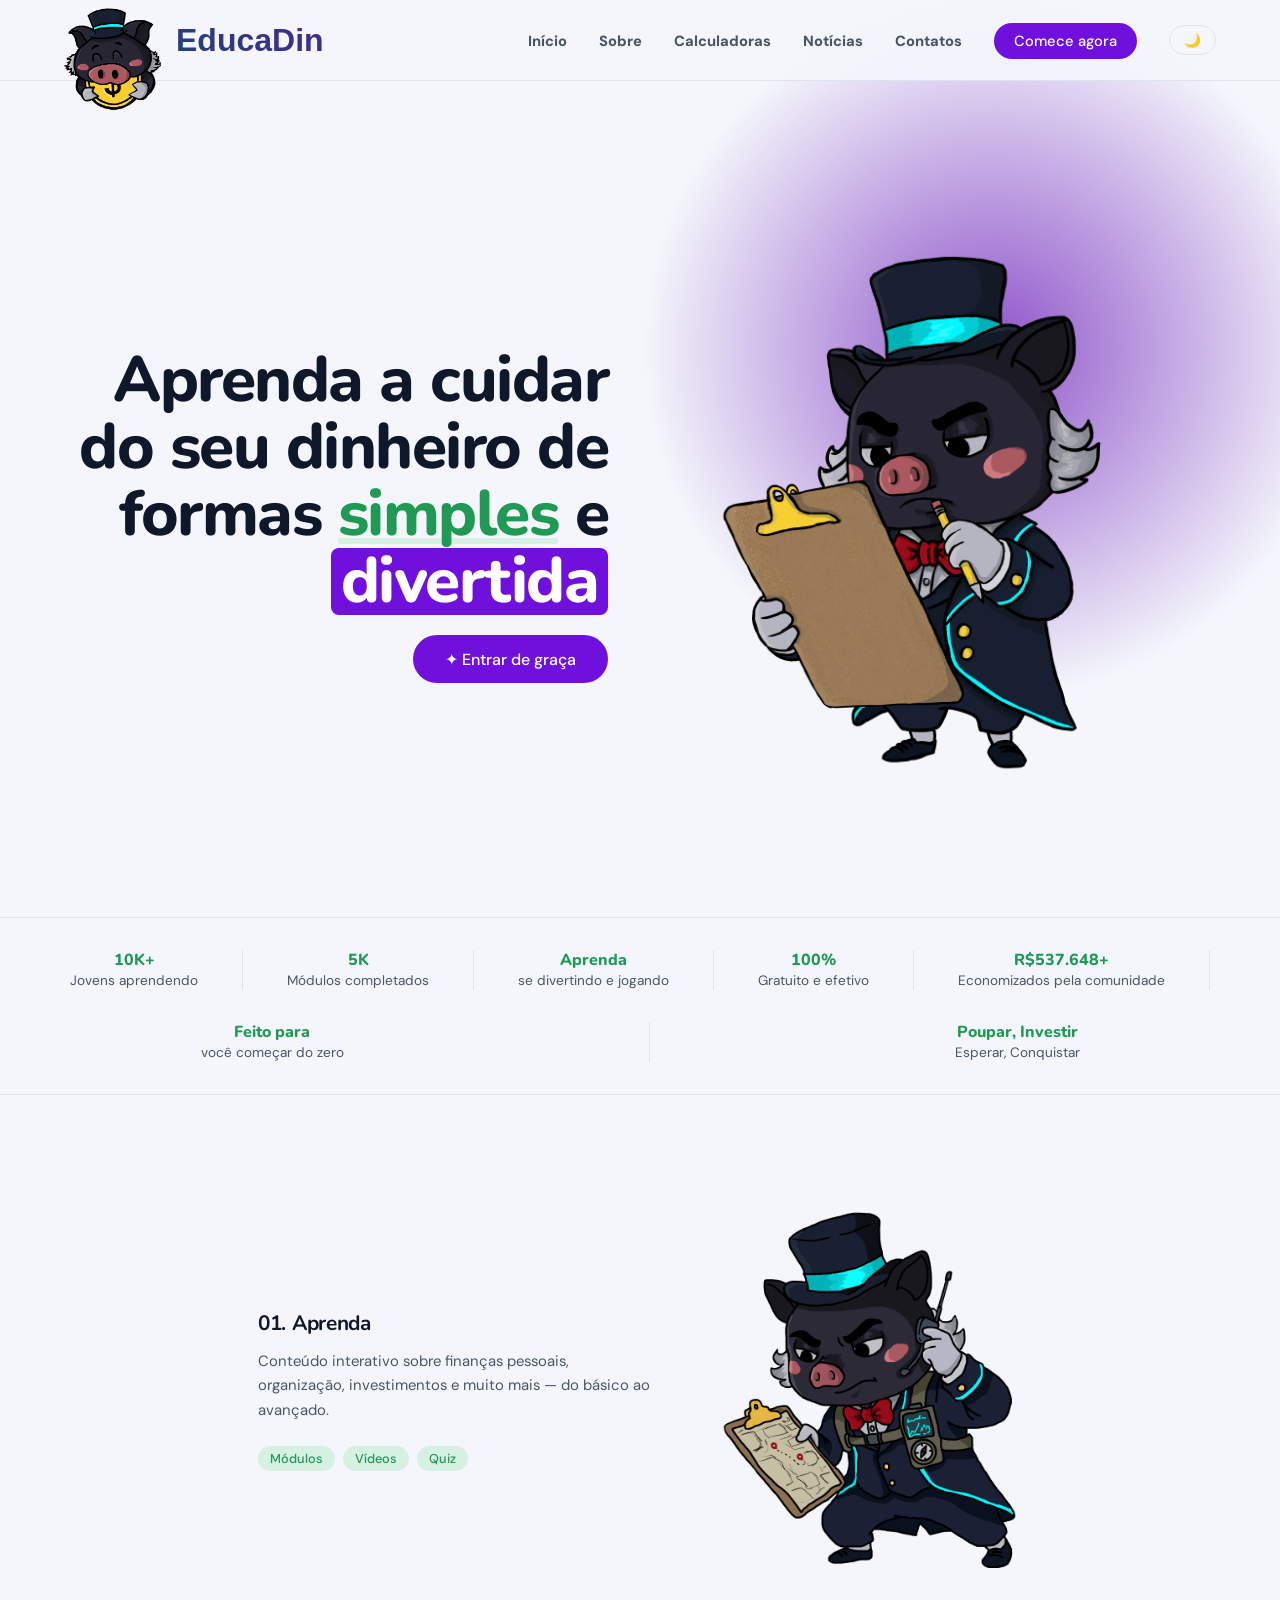
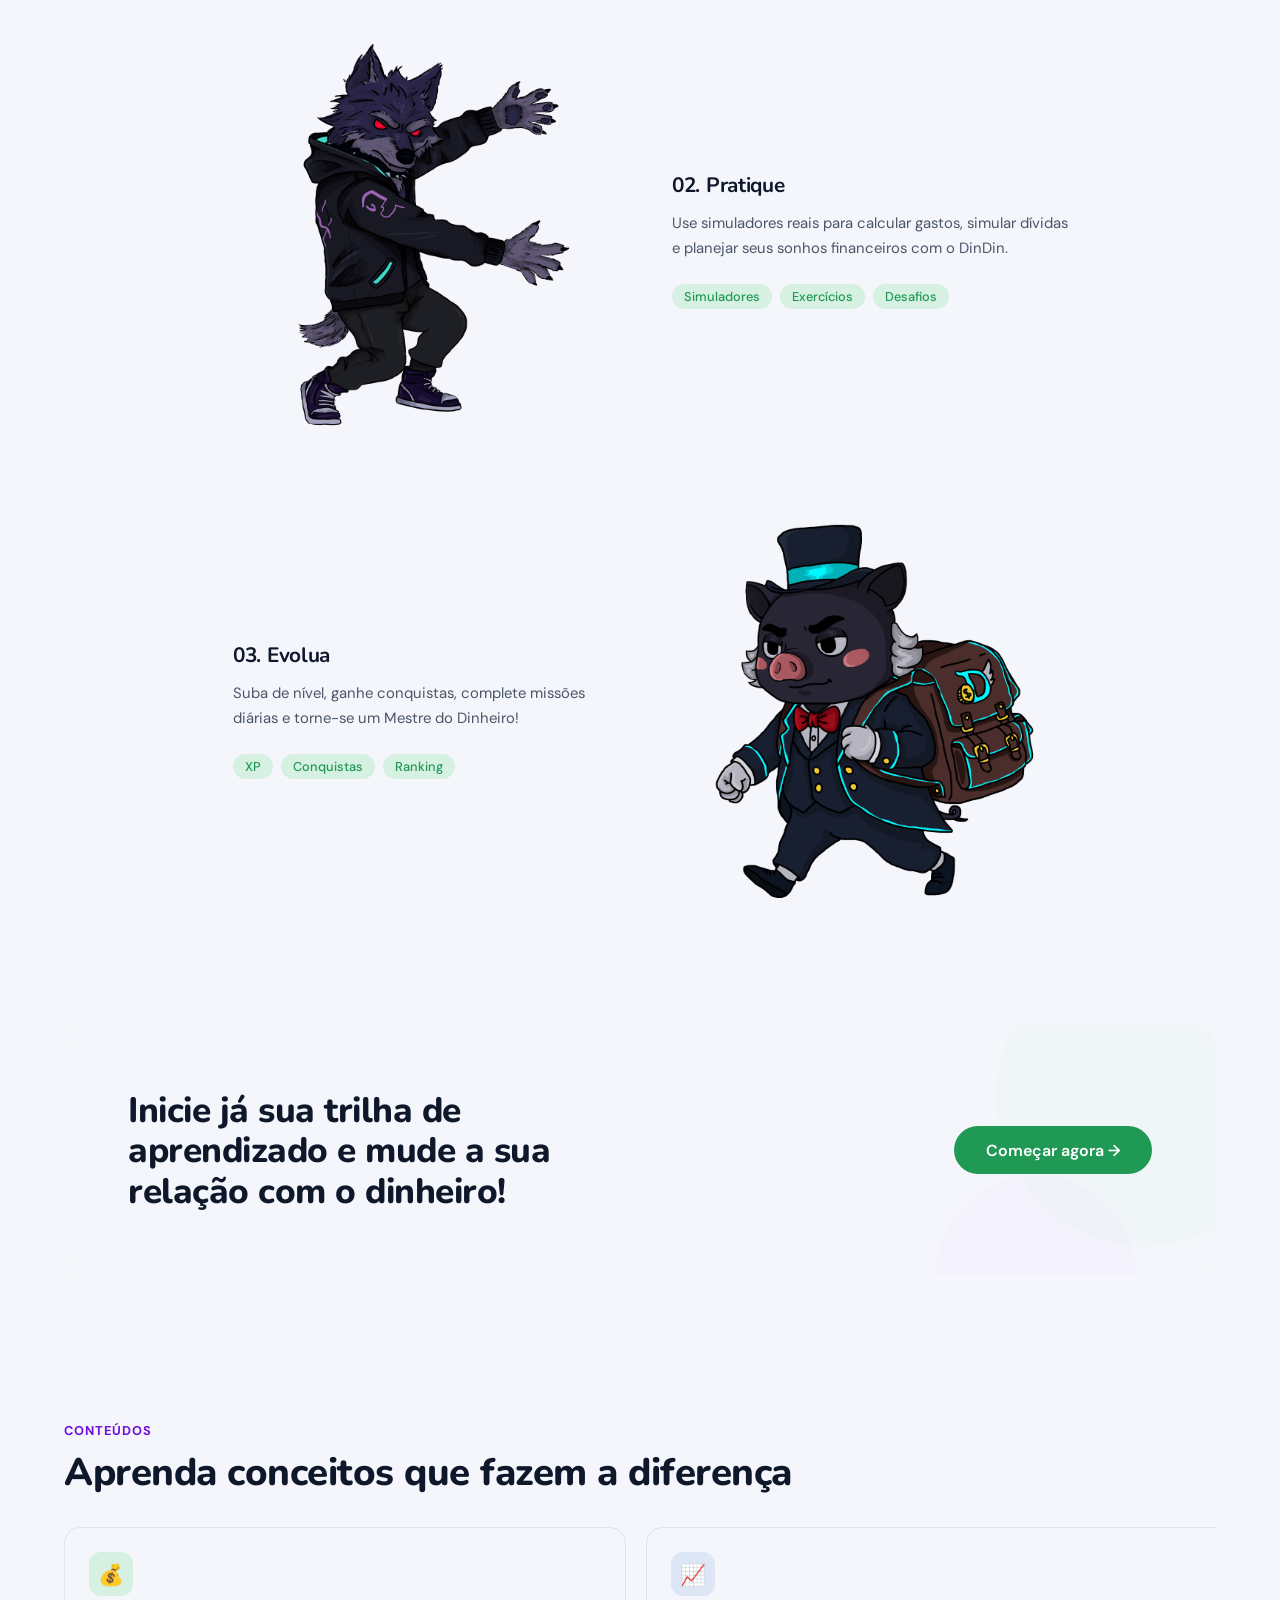
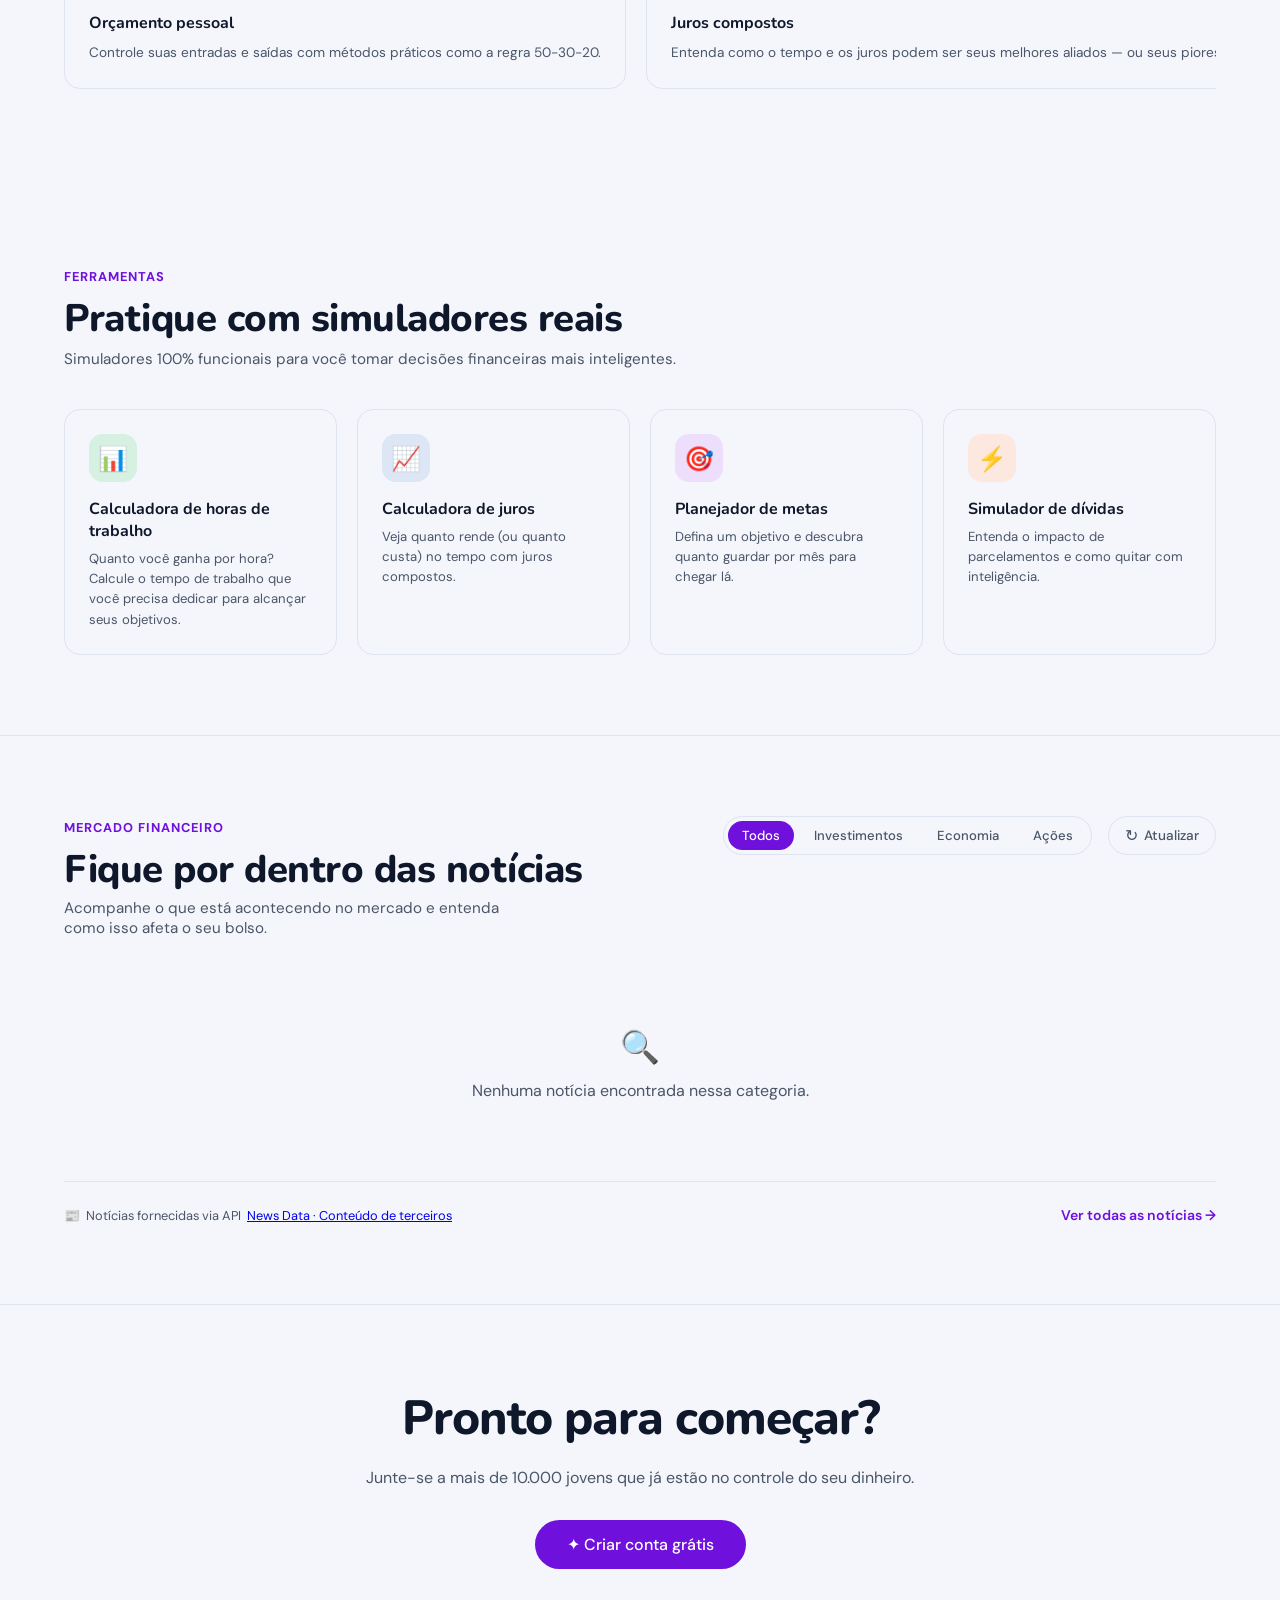
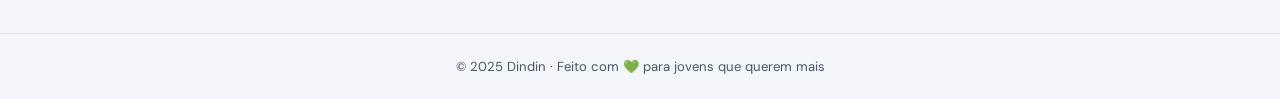
<file: index.html>
<!doctype html>
<html lang="pt-br" data-theme="dark">
  <head>
    <meta charset="UTF-8" />
    <meta name="viewport" content="width=device-width, initial-scale=1.0" />
    <title>Home - EducaDin</title>
    <link href="https://fonts.googleapis.com/css2?family=Nunito:wght@400;700;800;900&family=DM+Sans:ital,wght@0,300;0,400;0,500;1,400&display=swap" rel="stylesheet">
    <link rel="stylesheet" href="style.css">
  </head>
  <body>

    <header>
      <nav>
        <div class="nav-brand">
            <img src="assets/images/Logo.png" alt="Dindin logo" class="nav-logo">
            <span class="nav-title">EducaDin</span>
        </div>
        
        <ul>
          <li><a href="#inicio">Início</a></li>
          <li><a href="#sobre">Sobre</a></li>
          <li><a href="pages/calculadoras.html">Calculadoras</a></li>
          <li><a href="#noticias">Notícias</a></li>
          <li><a href="#contatos">Contatos</a></li>
          <li><a href="#comeceagora" class="nav-cta">Comece agora</a></li>
          <!-- Botão de tema -->
          <li>
            <button class="theme-toggle" id="themeToggle" aria-label="Alternar tema">
              <span class="theme-toggle__icon theme-toggle__icon--sun">☀️</span>
              <span class="theme-toggle__icon theme-toggle__icon--moon">🌙</span>
            </button>
          </li>
        </ul>
      </nav>
    </header>

    <!-- HERO -->
    <section id="inicio" class="hero">
      <div class="hero-content">
        <h1>
          Aprenda a cuidar do seu dinheiro de formas
          <span class="highlight"> simples</span> e
          <span class="highlight-fun"> divertida</span>
        </h1>
        <div class="hero-actions">
          <a href="#comeceagora" class="btn-primary">✦ Entrar de graça</a>
        </div>
      </div>

      <div class="hero-image">
        <img src="assets/images/Dindin-prancheta.png" width="650" height="auto" class="img-dindin" alt="Personagem Dindin com prancheta" loading="eager" style="max-width:100%;height:auto;" />
      </div>
        
    </section>

    <!-- STATS -->
    <div class="stats-bar">
      <div class="stats-inner">
        <div class="stat-item">
          <div class="stat-number">10K+</div>
          <div class="stat-label">Jovens aprendendo</div>
        </div>
        <div class="stat-divider"></div>
        <div class="stat-item">
          <div class="stat-number">5K</div>
          <div class="stat-label">Módulos completados</div>
        </div>
        <div class="stat-divider"></div>
        <div class="stat-item">
          <div class="stat-number">Aprenda</div>
          <div class="stat-label">se divertindo e jogando</div>
        </div>
        <div class="stat-divider"></div>
        <div class="stat-item">
          <div class="stat-number">100%</div>
          <div class="stat-label">Gratuito e efetivo</div>
        </div>
        <div class="stat-divider"></div>
        <div class="stat-item">
          <div class="stat-number">R$537.648+</div>
          <div class="stat-label">Economizados pela comunidade</div>
        </div>
        <div class="stat-divider"></div>
        <div class="stat-item">
          <div class="stat-number">Feito para</div>
          <div class="stat-label">você começar do zero</div>
        </div>
        <div class="stat-divider"></div>
        <div class="stat-item">
          <div class="stat-number">Poupar, Investir</div>
          <div class="stat-label">Esperar, Conquistar</div>
        </div>
      </div>
    </div>

    <!-- COMO FUNCIONA -->
    <section class="how-it-works">
      <div class="step-container step">
        <div class="step-content">
          <h2 class="step-title">01. Aprenda</h2>
          <p class="step-text">Conteúdo interativo sobre finanças pessoais, organização, investimentos e muito mais — do básico ao avançado.</p>
          <div class="tags" style="display:flex;flex-wrap:wrap;gap:8px;margin-top:0.5rem;">
            <span class="tag">Módulos</span>
            <span class="tag">Vídeos</span>
            <span class="tag">Quiz</span>
          </div>
        </div>
        <div class="step-img">
          <img src="assets/images/dindin_em_missao.png" width="300" height="auto" alt="Dindin em missão de aprendizado" loading="lazy" style="max-width:100%;height:auto;" />
        </div>
      </div>

      <div class="step-container step">
        <div class="step-img">
          <img src="assets/images/lobo.png" width="400" height="auto" alt="Personagem lobo praticando finanças" loading="lazy" style="max-width:100%;height:auto;" />
        </div>
        <div class="step-content">
          <h2 class="step-title">02. Pratique</h2>
          <p class="step-text">Use simuladores reais para calcular gastos, simular dívidas e planejar seus sonhos financeiros com o DinDin.</p>
          <div class="tags" style="display:flex;flex-wrap:wrap;gap:8px;margin-top:0.5rem;">
            <span class="tag">Simuladores</span>
            <span class="tag">Exercícios</span>
            <span class="tag">Desafios</span>
          </div>
        </div>
      </div>

      <div class="step-container step">
        <div class="step-content">
          <h2 class="step-title">03. Evolua</h2>
          <p class="step-text">Suba de nível, ganhe conquistas, complete missões diárias e torne-se um Mestre do Dinheiro!</p>
          <div class="tags" style="display:flex;flex-wrap:wrap;gap:8px;margin-top:0.5rem;">
            <span class="tag">XP</span>
            <span class="tag">Conquistas</span>
            <span class="tag">Ranking</span>
          </div>
        </div>
        <div class="step-img">
          <img src="assets/images/dindin_andando.png" width="350" height="auto" alt="Dindin evoluindo e conquistando metas" loading="lazy" style="max-width:100%;height:auto;" />
        </div>
      </div>
    </section>

    <!-- CTA BANNER -->
    <div class="cta-banner">
      <h3>Inicie já sua trilha de aprendizado e mude a sua relação com o dinheiro!</h3>
      <a href="#comeceagora" class="btn-white">Começar agora →</a>
    </div>

    <!-- CONCEITOS -->
    <section id="conteudos" class="concepts-section">
      <span class="section-label">Conteúdos</span>
      <h2 class="section-title">Aprenda conceitos que fazem a diferença</h2>
      <div class="tips-grid">
        <div class="tip-card">
          <div class="tip-icon tip-icon--green">💰</div>
          <h3>Orçamento pessoal</h3>
          <p>Controle suas entradas e saídas com métodos práticos como a regra 50-30-20.</p>
        </div>
        <div class="tip-card">
          <div class="tip-icon tip-icon--blue">📈</div>
          <h3>Juros compostos</h3>
          <p>Entenda como o tempo e os juros podem ser seus melhores aliados — ou seus piores inimigos.</p>
        </div>
        <div class="tip-card">
          <div class="tip-icon tip-icon--purple">🛡️</div>
          <h3>Reserva de emergência</h3>
          <p>Aprenda a se proteger de imprevistos sem comprometer seus objetivos de longo prazo.</p>
        </div>
        <div class="tip-card">
          <div class="tip-icon tip-icon--violet">🏦</div>
          <h3>Como investir</h3>
          <p>Tesouro, CDB, ações e fundos: descubra qual caminho é certo para o seu perfil.</p>
        </div>
        <div class="tip-card">
          <div class="tip-icon tip-icon--orange">💳</div>
          <h3>Crédito e dívidas</h3>
          <p>Saiba usar o cartão com inteligência e entenda quando o crédito ajuda ou atrapalha.</p>
        </div>
      </div>
    </section>

    <!-- SIMULADORES -->
    <section class="simulators-section">
      <span class="section-label">Ferramentas</span>
      <h2 class="section-title">Pratique com simuladores reais</h2>
      <small>Simuladores 100% funcionais para você tomar decisões financeiras mais inteligentes.</small>
      <div class="sim-grid">
        <a href="pages/calculadoras.html" class="sim-card">
          <div class="sim-icon sim-icon--green">📊</div>
          <h3>Calculadora de horas de trabalho</h3>
          <p>Quanto você ganha por hora? Calcule o tempo de trabalho que você precisa dedicar para alcançar seus objetivos.</p>
        </a>
        <a href="#" class="sim-card">
          <div class="sim-icon sim-icon--blue">📈</div>
          <h3>Calculadora de juros</h3>
          <p>Veja quanto rende (ou quanto custa) no tempo com juros compostos.</p>
        </a>
        <a href="#" class="sim-card">
          <div class="sim-icon sim-icon--violet">🎯</div>
          <h3>Planejador de metas</h3>
          <p>Defina um objetivo e descubra quanto guardar por mês para chegar lá.</p>
        </a>
        <a href="#" class="sim-card">
          <div class="sim-icon sim-icon--orange">⚡</div>
          <h3>Simulador de dívidas</h3>
          <p>Entenda o impacto de parcelamentos e como quitar com inteligência.</p>
        </a>
      </div>
    </section>

    <!-- ==================== NOTÍCIAS DO MERCADO ==================== -->
    <section id="noticias" class="news-section">
      <div class="news-header">
        <div>
          <span class="section-label">Mercado financeiro</span>
          <h2 class="section-title">Fique por dentro das notícias</h2>
          <p class="news-subtitle">Acompanhe o que está acontecendo no mercado e entenda como isso afeta o seu bolso.</p>
        </div>
        <div class="news-controls">
          <div class="news-filter-tabs" id="newsFilterTabs">
            <button class="news-filter-btn active" data-filter="todos">Todos</button>
            <button class="news-filter-btn" data-filter="investimentos">Investimentos</button>
            <button class="news-filter-btn" data-filter="economia">Economia</button>
            <button class="news-filter-btn" data-filter="acoes">Ações</button>
          </div>
          <button class="news-refresh-btn" id="newsRefreshBtn" aria-label="Atualizar notícias">
            <span class="news-refresh-icon">↻</span>
            Atualizar
          </button>
        </div>
      </div>

      <!-- Estado de carregamento -->
      <div class="news-loading" id="newsLoading" aria-live="polite">
        <div class="news-skeleton-grid">
          <div class="news-skeleton-card">
            <div class="skeleton skeleton--tag"></div>
            <div class="skeleton skeleton--title"></div>
            <div class="skeleton skeleton--title skeleton--title-short"></div>
            <div class="skeleton skeleton--text"></div>
            <div class="skeleton skeleton--text"></div>
            <div class="skeleton skeleton--meta"></div>
          </div>
          <div class="news-skeleton-card">
            <div class="skeleton skeleton--tag"></div>
            <div class="skeleton skeleton--title"></div>
            <div class="skeleton skeleton--title skeleton--title-short"></div>
            <div class="skeleton skeleton--text"></div>
            <div class="skeleton skeleton--text"></div>
            <div class="skeleton skeleton--meta"></div>
          </div>
          <div class="news-skeleton-card">
            <div class="skeleton skeleton--tag"></div>
            <div class="skeleton skeleton--title"></div>
            <div class="skeleton skeleton--title skeleton--title-short"></div>
            <div class="skeleton skeleton--text"></div>
            <div class="skeleton skeleton--text"></div>
            <div class="skeleton skeleton--meta"></div>
          </div>
        </div>
      </div>

      <!-- Estado de erro -->
      <div class="news-error" id="newsError" hidden></div>

      <!-- Grid de notícias -->
      <div class="news-grid" id="newsGrid" hidden>
        <!-- Preenchido dinamicamente pelo main.js -->
      </div>

      <div class="news-footer">
        <p class="news-disclaimer">
          <span>📰</span>
          Notícias fornecidas via API <a href="https://newsdata.io" target="_blank" rel="noopener noreferrer">News Data · Conteúdo de terceiros</a>
        </p>
        <a href="#" class="news-ver-mais">Ver todas as notícias →</a>
      </div>
    </section>
    <!-- ==================== FIM NOTÍCIAS ==================== -->

    <!-- FOOTER CTA -->
    <section id="comeceagora" class="footer-cta">
      <h2>Pronto para começar?</h2>
      <p>Junte-se a mais de 10.000 jovens que já estão no controle do seu dinheiro.</p>
      <a href="#" class="btn-primary btn-primary--inline">✦ Criar conta grátis</a>
    </section>

    <footer id="contatos">
      <p>© 2025 Dindin · Feito com 💚 para jovens que querem mais</p>
    </footer>

    <script src="main.js"></script>
  </body>
</html>
</file>
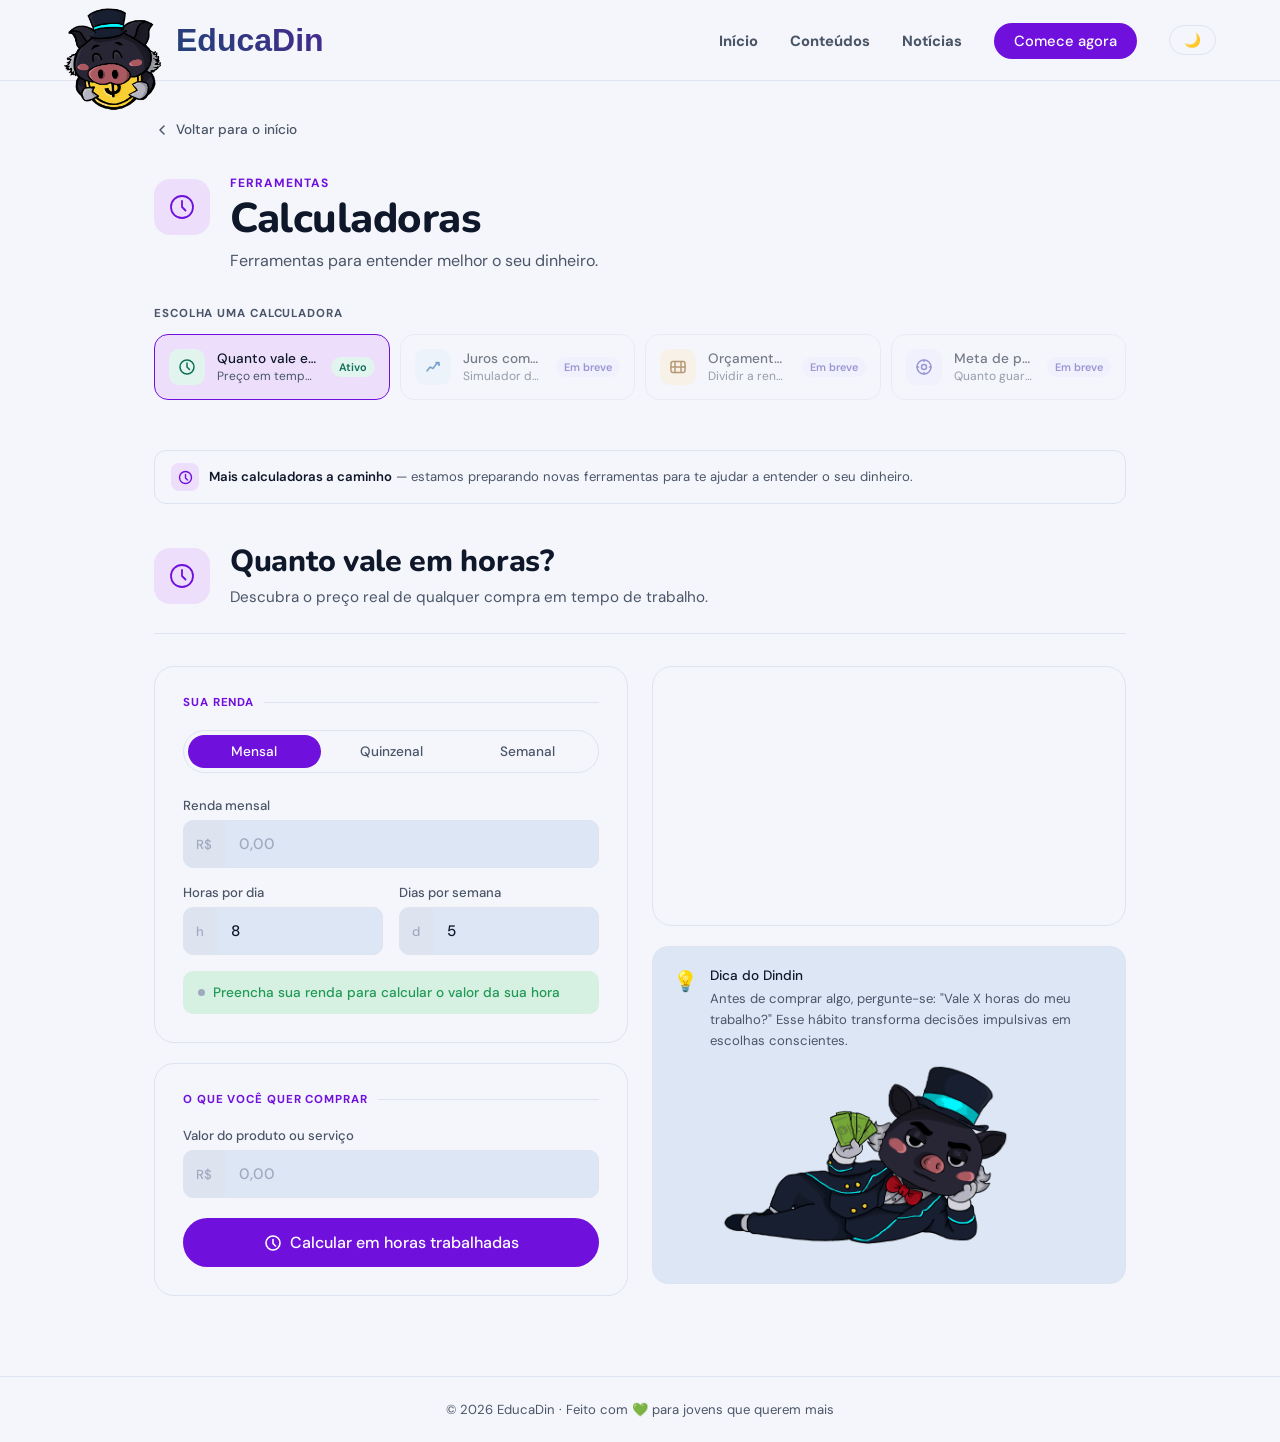
<file: pages/calculadoras.html>
<!doctype html>
<html lang="pt-br" data-theme="dark">
  <head>
    <meta charset="UTF-8" />
    <meta name="viewport" content="width=device-width, initial-scale=1.0" />
    <title>Calculadora de Horas — EducaDin</title>
    <link href="https://fonts.googleapis.com/css2?family=Nunito:wght@400;700;800;900&family=DM+Sans:ital,wght@0,300;0,400;0,500;1,400&display=swap" rel="stylesheet">
    <link rel="stylesheet" href="../style.css">
    <link rel="stylesheet" href="../styles/calculadora-horas.css">
  </head>
  <body>

    <header>
      <nav>
        <div class="nav-brand">
          <img src="../assets/images/Logo.png" alt="Dindin logo" class="nav-logo">
          <span class="nav-title">EducaDin</span>
        </div>
        <ul>
          <li><a href="../index.html">Início</a></li>
          <li><a href="../index.html#conteudos">Conteúdos</a></li>
          <li><a href="../index.html#noticias">Notícias</a></li>
          <li><a href="../index.html#comeceagora" class="nav-cta">Comece agora</a></li>
          <li>
            <button class="theme-toggle" id="themeToggle" aria-label="Alternar tema">
              <span class="theme-toggle__icon theme-toggle__icon--sun">☀️</span>
              <span class="theme-toggle__icon theme-toggle__icon--moon">🌙</span>
            </button>
          </li>
        </ul>
      </nav>
    </header>

    <main class="calc-page">

      <!-- Breadcrumb -->
      <div class="breadcrumb">
        <a href="../index.html" class="breadcrumb-link">
          <svg width="16" height="16" viewBox="0 0 16 16" fill="none">
            <path d="M10 12L6 8l4-4" stroke="currentColor" stroke-width="1.5" stroke-linecap="round" stroke-linejoin="round"/>
          </svg>
          Voltar para o início
        </a>
      </div>

      <!-- Hero da página -->
      <div class="page-hero">
        <div class="page-hero-icon">
          <svg width="28" height="28" viewBox="0 0 28 28" fill="none">
            <circle cx="14" cy="14" r="11" stroke="currentColor" stroke-width="1.8"/>
            <path d="M14 8v6l3.5 3.5" stroke="currentColor" stroke-width="1.8" stroke-linecap="round" stroke-linejoin="round"/>
          </svg>
        </div>
        <div>
          <span class="page-label">Ferramentas</span>
          <h1 class="page-title">Calculadoras</h1>
          <p class="page-sub">Ferramentas para entender melhor o seu dinheiro.</p>
        </div>
      </div>

      <!-- ── MENU DE CALCULADORAS ── -->
      <div class="calc-menu">
        <p class="calc-menu-label">Escolha uma calculadora</p>

        <div class="calc-menu-grid">

          <!-- Horas trabalhadas — ATIVA -->
          <button
            class="calc-menu-btn active"
            data-calc="horas"
            aria-label="Calculadora: Quanto vale em horas?"
          >
            <div class="cmb-tooltip">
              Descubra quantas horas você precisa trabalhar para pagar qualquer compra.
            </div>
            <div class="cmb-icon cmb-icon--teal">
              <svg width="18" height="18" viewBox="0 0 18 18" fill="none">
                <circle cx="9" cy="9" r="7" stroke="currentColor" stroke-width="1.5"/>
                <path d="M9 5v4l2.5 2.5" stroke="currentColor" stroke-width="1.5" stroke-linecap="round" stroke-linejoin="round"/>
              </svg>
            </div>
            <div class="cmb-info">
              <span class="cmb-name">Quanto vale em horas?</span>
              <span class="cmb-sub">Preço em tempo de trabalho</span>
            </div>
            <span class="cmb-badge cmb-badge--active">Ativo</span>
          </button>

          <!-- Juros compostos — EM BREVE -->
          <button
            class="calc-menu-btn calc-menu-btn--soon"
            data-calc="juros"
            disabled
            aria-label="Calculadora de juros compostos — em breve"
          >
            <div class="cmb-tooltip">
              Simule como os juros compostos fazem seu dinheiro crescer (ou sua dívida explodir) ao longo do tempo.
            </div>
            <div class="cmb-icon cmb-icon--blue">
              <svg width="18" height="18" viewBox="0 0 18 18" fill="none">
                <path d="M3 13 L6 9 L9 10.5 L13 5 L15 6.5" stroke="currentColor" stroke-width="1.5" stroke-linecap="round" stroke-linejoin="round"/>
                <polyline points="12,4.5 15,4.5 15,7.5" stroke="currentColor" stroke-width="1.5" stroke-linecap="round" stroke-linejoin="round"/>
              </svg>
            </div>
            <div class="cmb-info">
              <span class="cmb-name">Juros compostos</span>
              <span class="cmb-sub">Simulador de rendimento</span>
            </div>
            <span class="cmb-badge cmb-badge--soon">Em breve</span>
          </button>

          <!-- Orçamento 50/30/20 — EM BREVE -->
          <button
            class="calc-menu-btn calc-menu-btn--soon"
            data-calc="orcamento"
            disabled
            aria-label="Calculadora de orçamento 50/30/20 — em breve"
          >
            <div class="cmb-tooltip">
              Organize sua renda com a regra 50/30/20: necessidades, desejos e poupança de forma equilibrada.
            </div>
            <div class="cmb-icon cmb-icon--amber">
              <svg width="18" height="18" viewBox="0 0 18 18" fill="none">
                <rect x="2" y="3.5" width="14" height="11" rx="2" stroke="currentColor" stroke-width="1.5"/>
                <path d="M6 3.5v11M12 3.5v11M2 9h14" stroke="currentColor" stroke-width="1.5" stroke-linecap="round"/>
              </svg>
            </div>
            <div class="cmb-info">
              <span class="cmb-name">Orçamento 50/30/20</span>
              <span class="cmb-sub">Dividir a renda por objetivo</span>
            </div>
            <span class="cmb-badge cmb-badge--soon">Em breve</span>
          </button>

          <!-- Meta de poupança — EM BREVE -->
          <button
            class="calc-menu-btn calc-menu-btn--soon"
            data-calc="meta"
            disabled
            aria-label="Calculadora de meta de poupança — em breve"
          >
            <div class="cmb-tooltip">
              Calcule quanto você precisa guardar por mês para realizar qualquer sonho ou objetivo financeiro.
            </div>
            <div class="cmb-icon cmb-icon--purple">
              <svg width="18" height="18" viewBox="0 0 18 18" fill="none">
                <circle cx="9" cy="9" r="7" stroke="currentColor" stroke-width="1.5"/>
                <circle cx="9" cy="9" r="2.5" stroke="currentColor" stroke-width="1.5"/>
                <path d="M9 2v1.5M9 14.5V16M16 9h-1.5M3.5 9H2" stroke="currentColor" stroke-width="1.5" stroke-linecap="round"/>
              </svg>
            </div>
            <div class="cmb-info">
              <span class="cmb-name">Meta de poupança</span>
              <span class="cmb-sub">Quanto guardar por mês</span>
            </div>
            <span class="cmb-badge cmb-badge--soon">Em breve</span>
          </button>

        </div>

        <!-- Banner: mais funcionalidades em breve -->
        <div class="coming-soon-bar">
          <div class="csb-icon">
            <svg width="15" height="15" viewBox="0 0 15 15" fill="none">
              <circle cx="7.5" cy="7.5" r="6" stroke="currentColor" stroke-width="1.4"/>
              <path d="M7.5 4.5v3.5l2 2" stroke="currentColor" stroke-width="1.4" stroke-linecap="round" stroke-linejoin="round"/>
            </svg>
          </div>
          <p class="csb-text">
            <strong>Mais calculadoras a caminho</strong> — estamos preparando novas ferramentas para te ajudar a entender o seu dinheiro.
          </p>
        </div>
      </div>

      <!-- ── CONTEÚDO DINÂMICO DAS CALCULADORAS ── -->

      <!-- Calculadora: Horas trabalhadas -->
      <div class="calc-screen" id="screen-horas">

        <div class="calc-screen-hero">
          <div class="page-hero-icon">
            <svg width="28" height="28" viewBox="0 0 28 28" fill="none">
              <circle cx="14" cy="14" r="11" stroke="currentColor" stroke-width="1.8"/>
              <path d="M14 8v6l3.5 3.5" stroke="currentColor" stroke-width="1.8" stroke-linecap="round" stroke-linejoin="round"/>
            </svg>
          </div>
          <div>
            <h2 class="calc-screen-title">Quanto vale em horas?</h2>
            <p class="calc-screen-sub">Descubra o preço real de qualquer compra em tempo de trabalho.</p>
          </div>
        </div>

        <div class="calc-layout">

          <!-- Coluna principal -->
          <div class="calc-col-main">

            <!-- Card: Sua renda -->
            <div class="calc-card">
              <div class="card-section-title">
                <span>Sua renda</span>
              </div>

              <div class="period-tabs" id="periodTabs" role="tablist">
                <button class="period-tab active" data-period="mensal" role="tab">Mensal</button>
                <button class="period-tab" data-period="quinzenal" role="tab">Quinzenal</button>
                <button class="period-tab" data-period="semanal" role="tab">Semanal</button>
              </div>

              <div class="fields-grid">
                <div class="field-group field-group--full">
                  <label class="field-label" id="rendaLabel" for="renda">Renda mensal</label>
                  <div class="input-row">
                    <span class="input-prefix">R$</span>
                    <input class="calc-input" type="number" id="renda" name="renda"
                      placeholder="0,00" min="0" step="0.01" inputmode="decimal"
                      aria-label="Renda">
                  </div>
                </div>

                <div class="field-group">
                  <label class="field-label" for="horasDia">Horas por dia</label>
                  <div class="input-row">
                    <span class="input-prefix">h</span>
                    <input class="calc-input" type="number" id="horasDia" name="horasDia"
                      placeholder="8" value="8" min="1" max="24" step="0.5" inputmode="decimal">
                  </div>
                </div>

                <div class="field-group">
                  <label class="field-label" for="diasSemana">Dias por semana</label>
                  <div class="input-row">
                    <span class="input-prefix">d</span>
                    <input class="calc-input" type="number" id="diasSemana" name="diasSemana"
                      placeholder="5" value="5" min="1" max="7" inputmode="numeric">
                  </div>
                </div>
              </div>

              <!-- Preview do valor-hora -->
              <div class="valor-hora-preview" id="valorHoraPreview">
                <div class="vhp-dot" id="vhpDot"></div>
                <span class="vhp-text" id="vhpText">Preencha sua renda para calcular o valor da sua hora</span>
              </div>
            </div>

            <!-- Card: O que quer comprar -->
            <div class="calc-card">
              <div class="card-section-title">
                <span>O que você quer comprar</span>
              </div>

              <div class="field-group field-group--full">
                <label class="field-label" for="valorItem">Valor do produto ou serviço</label>
                <div class="input-row">
                  <span class="input-prefix">R$</span>
                  <input class="calc-input" type="number" id="valorItem" name="valorItem"
                    placeholder="0,00" min="0" step="0.01" inputmode="decimal"
                    aria-label="Valor do item">
                </div>
              </div>

              <button class="btn-calcular" id="btnCalcular" type="button">
                <svg width="18" height="18" viewBox="0 0 18 18" fill="none">
                  <circle cx="9" cy="9" r="7" stroke="currentColor" stroke-width="1.6"/>
                  <path d="M9 5.5v4l2.5 2.5" stroke="currentColor" stroke-width="1.6" stroke-linecap="round" stroke-linejoin="round"/>
                </svg>
                Calcular em horas trabalhadas
              </button>
            </div>

          </div>

          <!-- Coluna de resultado -->
          <div class="calc-col-result">
            <div class="result-card" id="resultCard">

              <div class="result-empty" id="resultEmpty">
                <div class="result-empty-icon">
                  
                </div>
                
              </div>

              <div class="result-content" id="resultContent" hidden>
                <div class="card-section-title">Resultado</div>

                <div class="result-main">
                  <div class="result-label">Esse item vai custar</div>
                  <div class="result-value" id="resHoras">—</div>
                  <div class="result-unit" id="resUnidade">de trabalho</div>
                </div>

                <div class="result-divider"></div>

                <div class="result-details">
                  <div class="detail-pill detail-pill--highlight">
                    <div class="d-val" id="resValorHora">R$ 0</div>
                    <div class="d-lbl">Sua hora vale</div>
                  </div>
                  <div class="detail-pill">
                    <div class="d-val" id="resValorItem">R$ 0</div>
                    <div class="d-lbl">Valor do item</div>
                  </div>
                  <div class="detail-pill">
                    <div class="d-val" id="resDias">—</div>
                    <div class="d-lbl">Dias inteiros</div>
                  </div>
                  <div class="detail-pill">
                    <div class="d-val" id="resSemanas">—</div>
                    <div class="d-lbl">Semanas</div>
                  </div>
                </div>

                <div class="context-bar" id="contextBar"></div>

                <button class="btn-reset" id="resetBtn" type="button">
                  ↺ Fazer novo cálculo
                </button>
              </div>

            </div>

            <!-- Dica educativa -->
            <div class="edu-tip">
              <div class="edu-tip-icon">💡</div>
              <div>
                <strong>Dica do Dindin</strong>
                <p>Antes de comprar algo, pergunte-se: "Vale X horas do meu trabalho?" Esse hábito transforma decisões impulsivas em escolhas conscientes.</p>
                <img class="dindin-img" src="../assets/images/Dindin.png" alt="Mascote Dindin" loading="lazy" height="auto">
              </div>
            </div>

          </div>
        </div>
      </div>
      <!-- /screen-horas -->

    </main>

    <footer>
      <p>© 2026 EducaDin · Feito com 💚 para jovens que querem mais</p>
    </footer>

    <script src="../main.js"></script>
    <script>
      // ── MENU DE CALCULADORAS ──────────────────────────────────────
      (function () {
        const menuBtns = document.querySelectorAll('.calc-menu-btn:not([disabled])');

        menuBtns.forEach(btn => {
          btn.addEventListener('click', () => {
            // Atualiza botões ativos
            document.querySelectorAll('.calc-menu-btn').forEach(b => {
              b.classList.remove('active');
              const badge = b.querySelector('.cmb-badge');
              if (badge && badge.classList.contains('cmb-badge--active')) {
                badge.classList.remove('cmb-badge--active');
                badge.classList.add('cmb-badge--soon');
                badge.textContent = 'Em breve';
              }
            });

            btn.classList.add('active');
            const badge = btn.querySelector('.cmb-badge');
            if (badge) {
              badge.classList.remove('cmb-badge--soon');
              badge.classList.add('cmb-badge--active');
              badge.textContent = 'Ativo';
            }

            // Exibe a tela correspondente
            const target = btn.dataset.calc;
            document.querySelectorAll('.calc-screen').forEach(s => {
              s.style.display = 'none';
            });
            const screen = document.getElementById('screen-' + target);
            if (screen) {
              screen.style.display = 'block';
              screen.scrollIntoView({ behavior: 'smooth', block: 'start' });
            }
          });
        });
      })();

      // ── LÓGICA DA CALCULADORA DE HORAS ────────────────────────────
      (function () {
        let periodo = 'mensal';
        const multiplicadores = { mensal: 4.33, quinzenal: 2.165, semanal: 1 };
        const labelsPeriodo  = { mensal: 'Renda mensal', quinzenal: 'Renda quinzenal', semanal: 'Renda semanal' };

        const periodTabs     = document.getElementById('periodTabs');
        const rendaLabel     = document.getElementById('rendaLabel');
        const rendaInput     = document.getElementById('renda');
        const horasDiaInput  = document.getElementById('horasDia');
        const diasSemInput   = document.getElementById('diasSemana');
        const vhpText        = document.getElementById('vhpText');
        const vhpDot         = document.getElementById('vhpDot');
        const valorItemInput = document.getElementById('valorItem');
        const btnCalcular    = document.getElementById('btnCalcular');
        const resultCard     = document.getElementById('resultCard');
        const resultEmpty    = document.getElementById('resultEmpty');
        const resultContent  = document.getElementById('resultContent');
        const contextBar     = document.getElementById('contextBar');
        const resetBtn       = document.getElementById('resetBtn');

        // Tabs de período
        periodTabs.querySelectorAll('.period-tab').forEach(btn => {
          btn.addEventListener('click', () => {
            periodTabs.querySelectorAll('.period-tab').forEach(b => b.classList.remove('active'));
            btn.classList.add('active');
            periodo = btn.dataset.period;
            rendaLabel.textContent = labelsPeriodo[periodo];
            atualizarPreview();
          });
        });

        function getValorHora() {
          const renda = parseFloat(rendaInput.value) || 0;
          const hDia  = parseFloat(horasDiaInput.value) || 8;
          const dSem  = parseFloat(diasSemInput.value)  || 5;
          if (!renda || !hDia || !dSem) return 0;
          const horasSemanais = hDia * dSem;
          const horasMensais  = horasSemanais * multiplicadores[periodo];
          return renda / horasMensais;
        }

        function fmt(n) {
          return n.toLocaleString('pt-BR', { minimumFractionDigits: 2, maximumFractionDigits: 2 });
        }

        function fmtHoras(totalH) {
          if (totalH < 1/60) return { valor: '< 1min', unidade: 'de trabalho' };
          if (totalH < 1) {
            const m = Math.round(totalH * 60);
            return { valor: `${m}min`, unidade: 'de trabalho' };
          }
          const h = Math.floor(totalH);
          const m = Math.round((totalH - h) * 60);
          if (m === 0) return { valor: `${h}h`, unidade: h === 1 ? 'hora de trabalho' : 'horas de trabalho' };
          return { valor: `${h}h ${m}min`, unidade: 'de trabalho' };
        }

        function atualizarPreview() {
          const vh = getValorHora();
          if (vh > 0) {
            vhpText.textContent = `Sua hora vale R$ ${fmt(vh)}`;
            vhpDot.classList.add('active');
          } else {
            vhpText.textContent = 'Preencha sua renda para calcular o valor da sua hora';
            vhpDot.classList.remove('active');
          }
        }

        [rendaInput, horasDiaInput, diasSemInput].forEach(el => {
          el.addEventListener('input', atualizarPreview);
        });

        btnCalcular.addEventListener('click', () => {
          const vh   = getValorHora();
          const item = parseFloat(valorItemInput.value) || 0;
          if (!vh)   { rendaInput.focus();     return; }
          if (!item) { valorItemInput.focus(); return; }

          const hDia  = parseFloat(horasDiaInput.value) || 8;
          const dSem  = parseFloat(diasSemInput.value)  || 5;
          const totalH = item / vh;
          const dias   = totalH / hDia;
          const semanas = dias / dSem;

          const hFmt = fmtHoras(totalH);
          document.getElementById('resHoras').textContent   = hFmt.valor;
          document.getElementById('resUnidade').textContent = hFmt.unidade;
          document.getElementById('resValorHora').textContent = `R$ ${fmt(vh)}`;
          document.getElementById('resValorItem').textContent = `R$ ${fmt(item)}`;
          document.getElementById('resDias').textContent    = dias < 1 ? '< 1 dia' : `${dias.toFixed(1)} dias`;
          document.getElementById('resSemanas').textContent = semanas < 1 ? '< 1 sem.' : `${semanas.toFixed(1)} sem.`;

          let msg = '';
          if (totalH < 0.5)       msg = 'Menos de 30 minutos de trabalho — muito acessível para você!';
          else if (totalH < 8)    msg = `Você recupera esse valor em menos de um dia de trabalho.`;
          else if (dias < 5)      msg = `Representa ${dias.toFixed(1)} dias de trabalho. Pense se vale a pena.`;
          else if (semanas < 4)   msg = `São ${semanas.toFixed(1)} semanas de trabalho. Considere bem antes de comprar.`;
          else                    msg = `Mais de um mês do seu trabalho. Planeje essa compra com muito cuidado.`;

          contextBar.textContent = msg;
          contextBar.hidden = false;

          resultEmpty.hidden = true;
          resultContent.hidden = false;
          resultCard.classList.add('has-result');

          resultContent.scrollIntoView({ behavior: 'smooth', block: 'nearest' });
        });

        resetBtn.addEventListener('click', () => {
          resultContent.hidden = true;
          resultEmpty.hidden = false;
          resultCard.classList.remove('has-result');
          valorItemInput.value = '';
          contextBar.hidden = true;
          valorItemInput.focus();
        });
      })();
    </script>

  </body>
</html>
</file>
<file: style.css>
*,
*::before,
*::after {
  box-sizing: border-box;
  margin: 0;
  padding: 0;
}

/* ============================================================
   TOKENS DE TEMA — dark (padrão)
   ============================================================ */
:root,
[data-theme="dark"] {
  --navy: #020817;
  --green: #33c26f;
  --green-dark: #249657;
  --green-light: #143524;

  --blue: #4d7edb;
  --blue-light: #16233f;

  --purple: #7b5ce6;
  --purple-light: #241a45;

  --violet: #9d4dff;
  --violet-dark: #7b2fe0;
  --violet-light: #2a1745;

  --orange: #ff7a45;
  --orange-light: #3d2016;

  --white: #f8fafc;

  --gray-50: #0f172a;
  --gray-100: #1e293b;
  --gray-300: #475569;

  --text: #f8fafc;
  --text-muted: #94a3b8;
  --bg: #020817;

  --radius: 16px;
  --radius-sm: 8px;

  /* Notícias */
  --news-card-bg: #0f172a;
  --news-card-border: #1e293b;
  --news-skeleton-base: #1e293b;
  --news-skeleton-shine: #263248;
}

/* ============================================================
   TOKENS DE TEMA — light
   ============================================================ */
[data-theme="light"] {
  --navy: #0f172a;
  --green: #1f9954;
  --green-dark: #177a43;
  --green-light: #d6f0e2;

  --blue: #214376;
  --blue-light: #dce6f5;

  --purple: #472990;
  --purple-light: #ece8fb;

  --violet: #7010dd;
  --violet-dark: #5a0ab2;
  --violet-light: #eddffb;
  --violet-mid: #8f54ca;

  --orange: #f56128;
  --orange-light: #fde8df;

  --white: #ffffff;

  --gray-50: #f4f6fb;
  --gray-100: #dde3ef;
  --gray-300: #a0aabf;

  --text: #0f172a;
  --text-muted: #4a5568;
  --bg: #f4f6fb;

  --radius: 16px;
  --radius-sm: 8px;

  /* Notícias */
  --news-card-bg: #ffffff;
  --news-card-border: #dde3ef;
  --news-skeleton-base: #e8edf5;
  --news-skeleton-shine: #f0f4fb;
}

/* ============================================================
   TRANSIÇÃO SUAVE AO TROCAR TEMA
   ============================================================ */
body,
header,
.hero-card-mock,
.tip-card,
.sim-card,
.cta-banner,
.news-card,
.stats-bar {
  transition:
    background-color 0.3s ease,
    border-color 0.3s ease,
    color 0.3s ease;
}

/* ============================================================
   BASE
   ============================================================ */
html {
  scroll-behavior: smooth;
}

body {
  font-family: "DM Sans", sans-serif;
  background: var(--bg);
  color: var(--text);
  overflow-x: hidden;
}

/* ============================================================
   HEADER / NAV
   ============================================================ */
header {
  position: sticky;
  top: 0;
  z-index: 100;
  background: color-mix(in srgb, var(--bg), transparent 8%);
  backdrop-filter: blur(12px);
  border-bottom: 1px solid var(--gray-100);
  padding: 0 5vw;
}

.nav-logo {
  width: 100px;
  padding-top: 40px;
}

.nav-brand {
  display: flex;
  align-items: center;
  gap: 12px;
}

.nav-title {
  font-family: "Poppins", sans-serif;
  font-size: 2rem;
  font-weight: 800;
  background: linear-gradient(45deg, var(--blue), var(--purple));
  -webkit-background-clip: text;
  -webkit-text-fill-color: transparent;
}

nav {
  display: flex;
  align-items: center;
  justify-content: space-between;
  height: 80px;
}

nav ul {
  list-style: none;
  display: flex;
  align-items: center;
  gap: 2rem;
}

nav a {
  text-decoration: none;
  font-size: 0.92rem;
  font-weight: 800;
  color: var(--text-muted);
  transition: color 0.2s;
}

nav a:hover {
  color: var(--text);
}

.nav-cta {
  background: var(--violet) !important;
  color: var(--white) !important;
  padding: 0.5rem 1.25rem;
  border-radius: 100px;
  font-weight: 500;
  transition: background-color 0.5s ease;
}

.nav-cta:hover {
  background-color: var(--violet-dark) !important;
}

/* ============================================================
   BOTÃO DE TEMA (toggle)
   ============================================================ */
.theme-toggle {
  background: var(--gray-50);
  border: 1.5px solid var(--gray-100);
  border-radius: 100px;
  padding: 6px 14px;
  cursor: pointer;
  display: flex;
  align-items: center;
  gap: 6px;
  font-size: 0.85rem;
  color: var(--text-muted);
  transition:
    background 0.2s,
    border-color 0.2s,
    color 0.2s;
  white-space: nowrap;
}

.theme-toggle:hover {
  border-color: var(--gray-300);
  color: var(--text);
}

/* Mostra ícone correto conforme o tema ativo */
[data-theme="dark"] .theme-toggle__icon--moon { display: none; }
[data-theme="dark"] .theme-toggle__icon--sun  { display: inline; }
[data-theme="light"] .theme-toggle__icon--sun  { display: none; }
[data-theme="light"] .theme-toggle__icon--moon { display: inline; }

/* ============================================================
   HERO
   ============================================================ */
.hero {
  min-height: calc(100vh - 64px);
  padding: 6rem 5vw 4rem;
  display: grid;
  grid-template-columns: 1fr 1fr;
  align-items: center;
  gap: 4rem;
  position: relative;
}

.hero::before {
  content: "";
  position: absolute;
  top: -10%;
  right: -5%;
  width: 55vw;
  height: 55vw;
  background: radial-gradient(circle, var(--green-light) 0%, transparent 70%);
  border-radius: 50%;
  z-index: 0;
}

[data-theme="light"] .hero::before {
   background: radial-gradient(circle, var(--violet-mid) 0%, transparent 70%);
}

.hero-content {
  position: relative;
  z-index: 1;
}

.hero-badge {
  display: inline-flex;
  align-items: center;
  gap: 8px;
  background: var(--orange-light);
  color: var(--orange);
  border: 1px solid var(--orange);
  border-radius: 100px;
  padding: 6px 16px;
  font-size: 0.83rem;
  font-weight: 500;
  margin-bottom: 1.5rem;
}

.badge-dot {
  width: 7px;
  height: 7px;
  background: var(--orange);
  border-radius: 50%;
  animation: pulse 2s infinite;
}

@keyframes pulse {
  0%, 100% { opacity: 1; transform: scale(1); }
  50% { opacity: 0.5; transform: scale(1.4); }
}

.hero h1 {
  font-family: "Nunito", sans-serif;
  font-size: clamp(2.6rem, 5vw, 4rem);
  font-weight: 800;
  line-height: 1.05;
  letter-spacing: -1.5px;
  margin-bottom: 1.25rem;
  text-align: right;
}

.hero h1 .highlight {
  color: var(--green);
  position: relative;
  display: inline-block;
}

.hero h1 .highlight::after {
  content: "";
  position: absolute;
  bottom: 4px;
  left: 0;
  width: 100%;
  height: 6px;
  background: var(--green-light);
  z-index: -1;
  border-radius: 2px;
}

.hero h1 .highlight-fun {
  background: var(--violet);
  color: var(--white);
  border-radius: 8px;
  padding: 0 10px;
  display: inline-block;
}

.hero p {
  font-size: 1.1rem;
  color: var(--text-muted);
  line-height: 1.7;
  max-width: 440px;
  margin-bottom: 2rem;
}

.hero-actions {
  display: flex;
  align-items: center;
  justify-content: end;
  gap: 1rem;
  flex-wrap: wrap;
}

/* ============================================================
   BUTTONS
   ============================================================ */
.btn-primary {
  display: inline-flex;
  align-items: center;
  gap: 8px;
  background: var(--violet);
  color: var(--white);
  border: none;
  border-radius: 100px;
  padding: 0.85rem 2rem;
  font-family: "DM Sans", sans-serif;
  font-size: 1rem;
  font-weight: 500;
  cursor: pointer;
  text-decoration: none;
  transition: background 0.2s, transform 0.15s;
}

.btn-primary:hover {
  background: var(--violet-dark);
  transform: translateY(-1px);
}

.btn-primary:active {
  transform: translateY(0);
}

.btn-secondary {
  font-size: 0.92rem;
  color: var(--text-muted);
  text-decoration: none;
  font-weight: 500;
  display: flex;
  align-items: center;
  gap: 4px;
  transition: color 0.2s;
}

.btn-secondary:hover {
  color: var(--text);
}

/* ============================================================
   HERO CARD MOCK
   ============================================================ */
.hero-image {
  position: relative;
  z-index: 1;
  display: flex;
  align-items: center;
  justify-content: center;
}

.hero-card-mock {
  background: var(--gray-50);
  border-radius: 24px;
  border: 1.5px solid var(--gray-100);
  padding: 2rem;
  width: 100%;
  max-width: 400px;
  box-shadow: 0 8px 40px color-mix(in srgb, var(--navy), transparent 40%);
}

.mock-header {
  display: flex;
  align-items: center;
  justify-content: space-between;
  margin-bottom: 1.5rem;
}

.mock-avatar {
  width: 40px;
  height: 40px;
  background: var(--green-light);
  border-radius: 50%;
  display: flex;
  align-items: center;
  justify-content: center;
  font-size: 1.1rem;
}

.mock-level {
  background: var(--green-light);
  color: var(--green);
  border-radius: 100px;
  padding: 4px 12px;
  font-size: 0.8rem;
  font-weight: 500;
}

.mock-progress-label {
  font-size: 0.82rem;
  color: var(--text-muted);
  margin-bottom: 6px;
}

.mock-bar {
  background: var(--gray-100);
  border-radius: 100px;
  height: 8px;
  margin-bottom: 1.25rem;
  overflow: hidden;
}

.mock-bar-fill {
  height: 100%;
  background: linear-gradient(90deg, var(--green), var(--violet));
  border-radius: 100px;
  width: 68%;
  animation: fill-bar 2s ease-out forwards;
}

@keyframes fill-bar {
  from { width: 0%; }
  to { width: 68%; }
}

.mock-missions {
  display: flex;
  flex-direction: column;
  gap: 10px;
}

.mock-mission {
  display: flex;
  align-items: center;
  gap: 10px;
  padding: 10px 14px;
  border-radius: 12px;
  background: var(--gray-100);
}

.mock-mission.done {
  background: var(--green-light);
}

.mock-mission-icon {
  width: 30px;
  height: 30px;
  border-radius: 8px;
  display: flex;
  align-items: center;
  justify-content: center;
  font-size: 0.9rem;
  background: var(--white);
  color: var(--navy);
}

.mock-mission-text {
  flex: 1;
  font-size: 0.83rem;
  font-weight: 500;
  color: var(--text);
}

.mock-mission-xp {
  font-size: 0.75rem;
  font-weight: 700;
  color: var(--green);
}

/* ============================================================
   STATS
   ============================================================ */
.stats-bar {
  padding: 2rem 5vw;
  border-top: 1px solid var(--gray-100);
  border-bottom: 1px solid var(--gray-100);
  background: var(--bg);
}

.stats-inner {
  display: flex;
  align-items: center;
  justify-content: space-around;
  flex-wrap: wrap;
  gap: 2rem;
}

.stat-item {
  text-align: center;
}

.stat-number {
  font-family: "Nunito", sans-serif;
  font-size: 1rem;
  font-weight: 800;
  color: var(--green);
  line-height: 1;
}

.stat-label {
  font-size: 0.85rem;
  color: var(--text-muted);
  margin-top: 4px;
}

.stat-divider {
  width: 1px;
  height: 40px;
  background: var(--gray-100);
}

/* ============================================================
   COMO FUNCIONA
   ============================================================ */
.how-it-works {
  padding: 5rem 5vw;
}

.step-container {
  display: flex;
  gap: 4rem;
  align-items: center;
  justify-content: center;
  flex-wrap: wrap;
}

.step {
  display: flex;
  padding: 2rem;
}

.step-content {
  flex-direction: column;
  max-width: 400px;
}

.step-title {
  font-family: "Nunito", sans-serif;
  font-size: 1.3rem;
  font-weight: 700;
  margin-bottom: 0.75rem;
  letter-spacing: -0.3px;
}

.step-text {
  font-size: 0.93rem;
  color: var(--text-muted);
  line-height: 1.65;
  margin-bottom: 1.5rem;
}

.tag {
  background: var(--green-light);
  color: var(--green);
  border-radius: 100px;
  padding: 4px 12px;
  font-size: 0.8rem;
  font-weight: 500;
}

.step-img {
  object-fit: cover;
  border-radius: 12px;
  overflow: hidden;
  
}

/* ============================================================
   CTA BANNER
   ============================================================ */
.cta-banner {
  margin: 0 5vw 4rem;
  background: var(--gray-50);
  border-radius: 24px;
  padding: 4rem;
  display: flex;
  align-items: center;
  justify-content: space-between;
  gap: 2rem;
  flex-wrap: wrap;
  position: relative;
  overflow: hidden;
}

.cta-banner::before {
  content: "";
  position: absolute;
  right: -80px;
  top: -80px;
  width: 300px;
  height: 300px;
  background: var(--green-light);
  opacity: 0.15;
  border-radius: 50%;
}

.cta-banner::after {
  content: "";
  position: absolute;
  right: 80px;
  bottom: -100px;
  width: 200px;
  height: 200px;
  background: var(--violet-light);
  opacity: 0.15;
  border-radius: 50%;
}

.cta-banner h3 {
  font-family: "Nunito", sans-serif;
  font-size: clamp(1.5rem, 3vw, 2.2rem);
  font-weight: 800;
  color: var(--text);
  letter-spacing: -0.5px;
  max-width: 480px;
  line-height: 1.15;
  position: relative;
  z-index: 1;
}

.cta-banner .btn-white {
  background: var(--green);
  color: var(--white);
  border: none;
  border-radius: 100px;
  padding: 0.85rem 2rem;
  font-family: "DM Sans", sans-serif;
  font-size: 1rem;
  font-weight: 600;
  cursor: pointer;
  text-decoration: none;
  white-space: nowrap;
  position: relative;
  z-index: 1;
  transition: background 0.2s, transform 0.15s;
}

.cta-banner .btn-white:hover {
  background: var(--green-dark);
  transform: translateY(-1px);
}

/* ============================================================
   CONCEITOS
   ============================================================ */
.concepts-section {
  padding: 5rem 5vw;
  background: var(--bg);
}

.concepts-section .section-title {
  margin-bottom: 2rem;
}

.tips-grid {
  display: flex;
  gap: 1.25rem;
  overflow-x: auto;
  padding-bottom: 1rem;
  scrollbar-width: none;
}

.tips-grid::-webkit-scrollbar {
  display: none;
}

.tip-card {
  min-width: 260px;
  background: var(--gray-50);
  border: 1.5px solid var(--gray-100);
  border-radius: 16px;
  padding: 1.5rem;
  flex-shrink: 0;
  transition: border-color 0.2s, transform 0.2s;
}

.tip-card:hover {
  border-color: var(--gray-300);
  transform: translateY(-3px);
}

.tip-icon {
  width: 44px;
  height: 44px;
  border-radius: 12px;
  display: flex;
  align-items: center;
  justify-content: center;
  font-size: 1.3rem;
  margin-bottom: 1rem;
}

.tip-card h3 {
  font-family: "Nunito", sans-serif;
  font-size: 1rem;
  font-weight: 700;
  margin-bottom: 0.5rem;
}

.tip-card p {
  font-size: 0.85rem;
  color: var(--text-muted);
  line-height: 1.6;
}

/* ============================================================
   SIMULADORES
   ============================================================ */
.simulators-section {
  padding: 5rem 5vw;
}

.simulators-section .section-title {
  margin-bottom: 0.5rem;
}

.simulators-section small {
  display: block;
  color: var(--text-muted);
  font-size: 0.95rem;
  margin-bottom: 2.5rem;
}

.sim-grid {
  display: grid;
  grid-template-columns: repeat(auto-fit, minmax(220px, 1fr));
  gap: 1.25rem;
}

.sim-card {
  background: var(--gray-50);
  border: 1.5px solid var(--gray-100);
  border-radius: 16px;
  padding: 1.5rem;
  cursor: pointer;
  text-decoration: none;
  color: inherit;
  display: block;
  transition: border-color 0.2s, transform 0.2s;
}

.sim-card:hover {
  border-color: var(--blue);
  transform: translateY(-3px);
}

.sim-icon {
  width: 48px;
  height: 48px;
  border-radius: 14px;
  display: flex;
  align-items: center;
  justify-content: center;
  font-size: 1.5rem;
  margin-bottom: 1rem;
}

.sim-card h3 {
  font-family: "Nunito", sans-serif;
  font-size: 1rem;
  font-weight: 700;
  margin-bottom: 0.4rem;
}

.sim-card p {
  font-size: 0.82rem;
  color: var(--text-muted);
  line-height: 1.55;
}

/* ============================================================
   SEÇÃO DE NOTÍCIAS
   ============================================================ */
.news-section {
  padding: 5rem 5vw;
  border-top: 1px solid var(--gray-100);
}

.news-header {
  display: flex;
  align-items: flex-start;
  justify-content: space-between;
  gap: 2rem;
  flex-wrap: wrap;
  margin-bottom: 2.5rem;
}

.news-subtitle {
  font-size: 0.95rem;
  color: var(--text-muted);
  margin-top: 0.4rem;
  max-width: 440px;
}

.news-controls {
  display: flex;
  align-items: center;
  gap: 1rem;
  flex-wrap: wrap;
}

/* Filtros de categoria */
.news-filter-tabs {
  display: flex;
  gap: 6px;
  background: var(--gray-50);
  border: 1.5px solid var(--gray-100);
  border-radius: 100px;
  padding: 4px;
}

.news-filter-btn {
  background: transparent;
  border: none;
  border-radius: 100px;
  padding: 6px 14px;
  font-family: "DM Sans", sans-serif;
  font-size: 0.82rem;
  font-weight: 500;
  color: var(--text-muted);
  cursor: pointer;
  transition: background 0.2s, color 0.2s;
  white-space: nowrap;
}

.news-filter-btn:hover {
  color: var(--text);
}

.news-filter-btn.active {
  background: var(--violet);
  color: var(--white);
}

/* Botão atualizar */
.news-refresh-btn {
  display: inline-flex;
  align-items: center;
  gap: 6px;
  background: var(--gray-50);
  border: 1.5px solid var(--gray-100);
  border-radius: 100px;
  padding: 8px 16px;
  font-family: "DM Sans", sans-serif;
  font-size: 0.85rem;
  font-weight: 500;
  color: var(--text-muted);
  cursor: pointer;
  transition: border-color 0.2s, color 0.2s, transform 0.2s;
}

.news-refresh-btn:hover {
  border-color: var(--gray-300);
  color: var(--text);
}

.news-refresh-icon {
  display: inline-block;
  font-size: 1rem;
  transition: transform 0.5s ease;
}

.news-refresh-btn.loading {
  opacity: 0.55;
  pointer-events: none;
  cursor: not-allowed;
}

.news-refresh-btn.loading .news-refresh-icon {
  animation: spin 0.8s linear infinite;
}

@keyframes spin {
  from { transform: rotate(0deg); }
  to { transform: rotate(360deg); }
}

/* Grid de cards */
.news-grid {
  display: grid;
  grid-template-columns: repeat(auto-fill, minmax(min(700px, 100%), 1fr));
  gap: 1.25rem;
}

/* Card individual */
.news-card {
  background: var(--news-card-bg);
  border: 1.5px solid var(--news-card-border);
  border-radius: 16px;
  padding: 1.5rem;
  display: flex;
  flex-direction: column;
  gap: 0.75rem;
  text-decoration: none;
  color: inherit;
  transition: border-color 0.2s, transform 0.2s, box-shadow 0.2s;
  cursor: pointer;
}

.news-card:hover {
  border-color: var(--violet);
  transform: translateY(-3px);
  box-shadow: 0 8px 24px color-mix(in srgb, var(--violet), transparent 85%);
}

.news-card__category {
  display: inline-flex;
  align-items: center;
  gap: 6px;
  font-size: 0.75rem;
  font-weight: 600;
  text-transform: uppercase;
  letter-spacing: 0.5px;
  border-radius: 100px;
  padding: 3px 10px;
  width: fit-content;
}

/* Variantes de cor por categoria */
.news-card__category--investimentos {
  background: var(--blue-light);
  color: var(--blue);
}

.news-card__category--economia {
  background: var(--green-light);
  color: var(--green);
}

.news-card__category--acoes {
  background: var(--violet-light);
  color: var(--violet);
}

.news-card__category--outros {
  background: var(--orange-light);
  color: var(--orange);
}

.news-card__title {
  font-family: "Nunito", sans-serif;
  font-size: 1rem;
  font-weight: 700;
  line-height: 1.4;
  color: var(--text);
}

.news-card__excerpt {
  font-size: 0.85rem;
  color: var(--text-muted);
  line-height: 1.6;
  flex: 1;
  /* Limita a 3 linhas */
  display: -webkit-box;
  -webkit-line-clamp: 3;
  -webkit-box-orient: vertical;
  overflow: hidden;
}

.news-card__meta {
  display: flex;
  align-items: center;
  justify-content: space-between;
  gap: 0.5rem;
  padding-top: 0.5rem;
  border-top: 1px solid var(--gray-100);
}

.news-card__source {
  font-size: 0.78rem;
  font-weight: 600;
  color: var(--text-muted);
}

.news-card__date {
  font-size: 0.78rem;
  color: var(--text-muted);
}

.news-card__read-more {
  font-size: 0.8rem;
  font-weight: 600;
  color: var(--violet);
  display: flex;
  align-items: center;
  gap: 4px;
  transition: gap 0.2s;
}

.news-card:hover .news-card__read-more {
  gap: 8px;
}

/* ── SKELETON LOADING ── */
.news-skeleton-grid {
  display: grid;
  grid-template-columns: repeat(auto-fill, minmax(300px, 1fr));
  gap: 1.25rem;
}

.news-skeleton-card {
  background: var(--news-card-bg);
  border: 1.5px solid var(--news-card-border);
  border-radius: 16px;
  padding: 1.5rem;
  display: flex;
  flex-direction: column;
  gap: 0.85rem;
}

.skeleton {
  background: linear-gradient(
    90deg,
    var(--news-skeleton-base) 25%,
    var(--news-skeleton-shine) 50%,
    var(--news-skeleton-base) 75%
  );
  background-size: 200% 100%;
  border-radius: 8px;
  animation: shimmer 1.6s infinite;
}

@keyframes shimmer {
  from { background-position: 200% 0; }
  to { background-position: -200% 0; }
}

.skeleton--tag    { height: 22px; width: 90px; border-radius: 100px; }
.skeleton--title  { height: 18px; width: 100%; }
.skeleton--title-short { width: 70%; }
.skeleton--text   { height: 14px; width: 100%; }
.skeleton--meta   { height: 12px; width: 50%; }

/* ── ESTADO DE ERRO ── */
.news-error {
  text-align: center;
  
  display: flex;
  flex-direction: column;
  align-items: center;
  gap: 0.75rem;
}

.news-error__icon {
  font-size: 3rem;
  margin-bottom: 0.5rem;
}

.news-error__title {
  font-family: "Nunito", sans-serif;
  font-size: 1.1rem;
  font-weight: 700;
  color: var(--text);
}

.news-error__desc {
  font-size: 0.9rem;
  color: var(--text-muted);
  margin-bottom: 0.75rem;
}

/* ── RODAPÉ DA SEÇÃO ── */
.news-footer {
  display: flex;
  align-items: center;
  justify-content: space-between;
  flex-wrap: wrap;
  gap: 1rem;
  margin-top: 2rem;
  padding-top: 1.5rem;
  border-top: 1px solid var(--gray-100);
}

.news-disclaimer {
  font-size: 0.8rem;
  color: var(--text-muted);
  display: flex;
  align-items: center;
  gap: 6px;
}

.news-ver-mais {
  font-size: 0.88rem;
  font-weight: 600;
  color: var(--violet);
  text-decoration: none;
  transition: opacity 0.2s;
}

.news-ver-mais:hover {
  opacity: 0.75;
}

/* ── LABELS E TÍTULOS DE SEÇÃO (compartilhados) ── */
.section-label {
  display: inline-block;
  font-size: 0.8rem;
  font-weight: 700;
  text-transform: uppercase;
  letter-spacing: 1px;
  color: var(--violet);
  margin-bottom: 0.75rem;
}

.section-title {
  font-family: "Nunito", sans-serif;
  font-size: clamp(1.6rem, 3.5vw, 2.4rem);
  font-weight: 800;
  letter-spacing: -0.5px;
  line-height: 1.15;
  color: var(--text);
}

/* ============================================================
   FOOTER CTA
   ============================================================ */
.footer-cta {
  text-align: center;
  padding: 5rem 5vw 4rem;
  border-top: 1px solid var(--gray-100);
}

.footer-cta h2 {
  font-family: "Nunito", sans-serif;
  font-size: clamp(1.8rem, 4vw, 3rem);
  font-weight: 800;
  letter-spacing: -1px;
  margin-bottom: 1rem;
}

.footer-cta p {
  color: var(--text-muted);
  font-size: 1rem;
  margin-bottom: 2rem;
}

footer {
  text-align: center;
  padding: 1.5rem 5vw;
  border-top: 1px solid var(--gray-100);
  font-size: 0.82rem;
  color: var(--text-muted);
}

/* ============================================================
   ICON COLOR MODIFIERS
   ============================================================ */
.tip-icon--green, .sim-icon--green { background: var(--green-light); color: var(--green); }
.tip-icon--blue,  .sim-icon--blue  { background: var(--blue-light);  color: var(--blue);  }
.tip-icon--purple,.sim-icon--purple{ background: var(--purple-light);color: var(--purple);}
.tip-icon--violet,.sim-icon--violet{ background: var(--violet-light);color: var(--violet);}
.tip-icon--orange,.sim-icon--orange{ background: var(--orange-light);color: var(--orange);}

/* ============================================================
   MISC
   ============================================================ */
.btn-primary--inline {
  display: inline-flex;
}

/* ============================================================
   RESPONSIVE
   ============================================================ */
@media (max-width: 860px) {
  .hero {
    grid-template-columns: 1fr;
    gap: 2.5rem;
  }

  .hero h1 {
    text-align: left;
  }

  .hero-actions {
    justify-content: flex-start;
  }

  .hero p {
    max-width: 100%;
  }

  .hero-card-mock {
    max-width: 100%;
  }

  .stat-divider {
    display: none;
  }

  .stats-inner {
    gap: 1.5rem;
  }

  nav ul {
    gap: 1rem;
  }

  .nav-title {
    display: none;
  }

  .news-header {
    flex-direction: column;
  }

  .news-controls {
    width: 100%;
  }
}

@media (max-width: 600px) {
  nav ul li:not(:last-child):not(:nth-last-child(2)) {
    display: none;
  }

  .cta-banner {
    padding: 2.5rem;
  }

  .news-filter-tabs {
    flex-wrap: wrap;
    border-radius: var(--radius-sm);
  }

  .news-grid,
  .news-skeleton-grid {
    grid-template-columns: 1fr;
  }
}

@media (max-width: 480px) {
  .hero {
    padding: 3rem 5vw 3rem;
  }

  .hero h1 {
    letter-spacing: -1px;
  }

  .cta-banner {
    padding: 1.75rem;
    margin: 0 4vw 3rem;
  }

  .cta-banner h3 {
    max-width: 100%;
  }

  .cta-banner .btn-white {
    width: 100%;
    text-align: center;
    justify-content: center;
  }

  .stats-inner {
    display: grid;
    grid-template-columns: 1fr 1fr;
    gap: 1.25rem;
  }

  .step-container {
    gap: 2rem;
  }

  .step {
    padding: 1rem;
  }
}
</file>
<file: styles/calculadora-horas.css>
/* ============================================================
   CALCULADORA DE HORAS — calculadora-horas.css
   Complementa o style.css global do EducaDin
   ============================================================ */

/* ── PAGE LAYOUT ── */
.calc-page {
  max-width: 1100px;
  margin: 0 auto;
  padding: 2.5rem 5vw 5rem;
}

/* ── BREADCRUMB ── */
.breadcrumb {
  margin-bottom: 2rem;
}

.breadcrumb-link {
  display: inline-flex;
  align-items: center;
  gap: 6px;
  font-size: 0.85rem;
  font-weight: 500;
  color: var(--text-muted);
  text-decoration: none;
  transition: color 0.2s;
}

.breadcrumb-link:hover {
  color: var(--text);
}

/* ── PAGE HERO ── */
.page-hero {
  display: flex;
  align-items: flex-start;
  gap: 1.25rem;
  margin-bottom: 2rem;
}

.page-hero-icon {
  width: 56px;
  height: 56px;
  border-radius: 16px;
  background: var(--violet-light);
  color: var(--violet);
  display: flex;
  align-items: center;
  justify-content: center;
  flex-shrink: 0;
  margin-top: 4px;
}

.page-label {
  display: block;
  font-size: 0.75rem;
  font-weight: 700;
  text-transform: uppercase;
  letter-spacing: 1px;
  color: var(--violet);
  margin-bottom: 0.35rem;
}

.page-title {
  font-family: "Nunito", sans-serif;
  font-size: clamp(1.8rem, 4vw, 2.6rem);
  font-weight: 800;
  letter-spacing: -0.5px;
  line-height: 1.1;
  margin-bottom: 0.4rem;
  color: var(--text);
}

.page-sub {
  font-size: 1rem;
  color: var(--text-muted);
  line-height: 1.6;
}

/* ── MENU DE CALCULADORAS ── */
.calc-menu {
  margin-bottom: 2.5rem;
}

.calc-menu-label {
  font-size: 0.72rem;
  font-weight: 700;
  text-transform: uppercase;
  letter-spacing: 0.9px;
  color: var(--text-muted);
  margin-bottom: 0.85rem;
}

.calc-menu-grid {
  display: grid;
  grid-template-columns: repeat(auto-fill, minmax(220px, 1fr));
  gap: 10px;
  margin-bottom: 12px;
}

/* Botão individual do menu */
.calc-menu-btn {
  position: relative;
  display: flex;
  align-items: center;
  gap: 12px;
  padding: 14px 14px 14px 14px;
  background: var(--gray-50);
  border: 1.5px solid var(--gray-100);
  border-radius: 14px;
  cursor: pointer;
  text-align: left;
  transition: border-color 0.2s, background 0.2s, transform 0.15s;
  font-family: "DM Sans", sans-serif;
  /* garante overflow do tooltip visível */
  overflow: visible;
}

.calc-menu-btn:hover:not([disabled]) {
  border-color: var(--violet);
  background: var(--bg);
  transform: translateY(-1px);
}

.calc-menu-btn.active {
  border-color: var(--violet);
  background: var(--violet-light);
}

.calc-menu-btn--soon {
  opacity: 0.55;
  cursor: default;
}

.calc-menu-btn--soon:hover {
  transform: none;
  border-color: var(--gray-100) !important;
  background: var(--gray-50) !important;
}

/* Ícone colorido */
.cmb-icon {
  width: 36px;
  height: 36px;
  border-radius: 10px;
  display: flex;
  align-items: center;
  justify-content: center;
  flex-shrink: 0;
}

.cmb-icon--teal  { background: #E1F5EE; color: #0F6E56; }
.cmb-icon--blue  { background: #E6F1FB; color: #185FA5; }
.cmb-icon--amber { background: #FAEEDA; color: #854F0B; }
.cmb-icon--purple{ background: #EEEDFE; color: #534AB7; }

/* Textos do botão */
.cmb-info {
  display: flex;
  flex-direction: column;
  gap: 2px;
  flex: 1;
  min-width: 0;
}

.cmb-name {
  font-size: 0.85rem;
  font-weight: 500;
  color: var(--text);
  line-height: 1.3;
  white-space: nowrap;
  overflow: hidden;
  text-overflow: ellipsis;
}

.cmb-sub {
  font-size: 0.75rem;
  color: var(--text-muted);
  line-height: 1.3;
  white-space: nowrap;
  overflow: hidden;
  text-overflow: ellipsis;
}

/* Badge */
.cmb-badge {
  font-size: 0.68rem;
  font-weight: 600;
  border-radius: 100px;
  padding: 3px 8px;
  flex-shrink: 0;
  white-space: nowrap;
}

.cmb-badge--active {
  background: #E1F5EE;
  color: #0F6E56;
}

.cmb-badge--soon {
  background: #EEEDFE;
  color: #534AB7;
}

/* Tooltip */
.cmb-tooltip {
  position: absolute;
  bottom: calc(100% + 10px);
  left: 50%;
  transform: translateX(-50%);
  background: var(--bg);
  border: 1.5px solid var(--gray-100);
  border-radius: 10px;
  padding: 9px 12px;
  width: 210px;
  font-size: 0.78rem;
  color: var(--text-muted);
  line-height: 1.55;
  pointer-events: none;
  opacity: 0;
  transition: opacity 0.18s, transform 0.18s;
  transform: translateX(-50%) translateY(4px);
  z-index: 100;
  box-shadow: 0 4px 16px rgba(0,0,0,0.10);
}

.cmb-tooltip::after {
  content: '';
  position: absolute;
  top: 100%;
  left: 50%;
  transform: translateX(-50%);
  border: 6px solid transparent;
  border-top-color: var(--gray-100);
}

.calc-menu-btn:hover .cmb-tooltip {
  opacity: 1;
  transform: translateX(-50%) translateY(0);
}

/* ── BANNER: MAIS FUNCIONALIDADES EM BREVE ── */
.coming-soon-bar {
  display: flex;
  align-items: center;
  gap: 10px;
  padding: 12px 16px;
  background: var(--gray-50);
  border: 1.5px solid var(--gray-100);
  border-radius: 12px;
  margin-top: 50px;
  flex-wrap: wrap;
}

.csb-icon {
  width: 28px;
  height: 28px;
  border-radius: 8px;
  background: var(--violet-light);
  color: var(--violet);
  display: flex;
  align-items: center;
  justify-content: center;
  flex-shrink: 0;
}

.csb-text {
  font-size: 0.82rem;
  color: var(--text-muted);
  line-height: 1.55;
}

.csb-text strong {
  color: var(--text);
  font-weight: 600;
}

/* ── DIVISOR DO MENU ── */
.calc-menu-divider {
  height: 1.5px;
  background: var(--gray-100);
  margin: 2rem 0;
  border-radius: 2px;
}

/* ── TELAS DE CALCULADORA ── */
.calc-screen {
  display: block;
  animation: fadeInUp 0.3s ease;
}

.calc-screen-hero {
  display: flex;
  align-items: flex-start;
  gap: 1.25rem;
  margin-bottom: 2rem;
  padding-bottom: 1.5rem;
  border-bottom: 1.5px solid var(--gray-100);
}

.calc-screen-title {
  font-family: "Nunito", sans-serif;
  font-size: clamp(1.4rem, 3vw, 1.9rem);
  font-weight: 800;
  letter-spacing: -0.3px;
  line-height: 1.15;
  margin-bottom: 0.35rem;
  color: var(--text);
}

.calc-screen-sub {
  font-size: 0.95rem;
  color: var(--text-muted);
  line-height: 1.6;
}

/* ── LAYOUT DE DUAS COLUNAS ── */
.calc-layout {
  display: grid;
  grid-template-columns: 1fr 1fr;
  gap: 1.5rem;
  align-items: start;
}

.calc-col-main {
  display: flex;
  flex-direction: column;
  gap: 1.25rem;
}

.calc-col-result {
  display: flex;
  flex-direction: column;
  gap: 1.25rem;
  position: sticky;
  top: 100px;
}

/* ── CARDS ── */
.calc-card {
  background: var(--gray-50);
  border: 1.5px solid var(--gray-100);
  border-radius: 20px;
  padding: 1.75rem;
}

.card-section-title {
  display: flex;
  align-items: center;
  gap: 10px;
  font-size: 0.72rem;
  font-weight: 700;
  text-transform: uppercase;
  letter-spacing: 0.9px;
  color: var(--violet);
  margin-bottom: 1.25rem;
}

.card-section-title::after {
  content: '';
  flex: 1;
  height: 1px;
  background: var(--gray-100);
}

/* ── TABS DE PERÍODO ── */
.period-tabs {
  display: flex;
  gap: 4px;
  background: var(--bg);
  border: 1.5px solid var(--gray-100);
  border-radius: 100px;
  padding: 4px;
  margin-bottom: 1.5rem;
  flex-wrap: wrap;
}

.period-tab {
  flex: 1;
  background: transparent;
  border: none;
  border-radius: 100px;
  padding: 8px 0;
  font-family: "DM Sans", sans-serif;
  font-size: 0.85rem;
  font-weight: 500;
  color: var(--text-muted);
  cursor: pointer;
  transition: background 0.2s, color 0.2s;
}

.period-tab:hover {
  color: var(--text);
}

.period-tab.active {
  background: var(--violet);
  color: var(--white);
}

/* ── FIELDS ── */
.fields-grid {
  display: grid;
  grid-template-columns: 1fr 1fr;
  gap: 1rem;
}

.field-group--full {
  grid-column: 1 / -1;
}

.field-group {
  display: flex;
  flex-direction: column;
  gap: 6px;
}

.field-label {
  font-size: 0.82rem;
  font-weight: 500;
  color: var(--text-muted);
}

.input-row {
  display: flex;
  align-items: center;
  background: var(--blue-light);
  border: 1.5px solid var(--gray-100);
  border-radius: 10px;
  overflow: hidden;
  transition: border-color 0.2s;
}

.input-row:focus-within {
  border-color: var(--violet);
}

.input-prefix {
  padding: 0 12px;
  height: 46px;
  display: flex;
  align-items: center;
  font-size: 0.82rem;
  font-weight: 500;
  color: var(--gray-300);
  background: var(--gray-100);
  border-right: 1.5px solid var(--gray-100);
  white-space: nowrap;
  user-select: none;
  flex-shrink: 0;
}

.calc-input {
  flex: 1;
  background: transparent;
  border: none;
  outline: none;
  padding: 0 14px;
  height: 46px;
  font-family: "DM Sans", sans-serif;
  font-size: 0.95rem;
  font-weight: 500;
  color: var(--text);
  width: 100%;
  min-width: 0;
}

.calc-input::placeholder {
  color: var(--gray-300);
}

/* ── PREVIEW VALOR HORA ── */
.valor-hora-preview {
  display: flex;
  align-items: center;
  gap: 8px;
  margin-top: 1rem;
  padding: 11px 14px;
  background: var(--green-light);
  border: 1px solid transparent;
  border-radius: 10px;
  transition: border-color 0.3s;
}

.vhp-dot {
  width: 7px;
  height: 7px;
  border-radius: 50%;
  background: var(--gray-300);
  flex-shrink: 0;
  transition: background 0.3s;
}

.vhp-dot.active {
  background: var(--green);
  animation: pulse 2s infinite;
}

.vhp-text {
  font-size: 0.85rem;
  font-weight: 500;
  color: var(--green);
  line-height: 1.4;
}

/* ── BOTÃO CALCULAR ── */
.btn-calcular {
  display: flex;
  align-items: center;
  justify-content: center;
  gap: 8px;
  width: 100%;
  margin-top: 1.25rem;
  background: var(--violet);
  color: var(--white);
  border: none;
  border-radius: 100px;
  padding: 14px 24px;
  font-family: "DM Sans", sans-serif;
  font-size: 1rem;
  font-weight: 500;
  cursor: pointer;
  transition: background 0.2s, transform 0.15s;
}

.btn-calcular:hover {
  background: var(--violet-dark);
  transform: translateY(-1px);
}

.btn-calcular:active {
  transform: translateY(0);
}

/* ── CARD DE RESULTADO ── */
.result-card {
  background: var(--gray-50);
  border: 1.5px solid var(--gray-100);
  border-radius: 20px;
  padding: 1.75rem;
  min-height: 260px;
  display: flex;
  align-items: center;
  justify-content: center;
  transition: border-color 0.3s;
}

.result-card.has-result {
  border-color: var(--violet-light);
  align-items: flex-start;
}

/* Estado vazio */
.result-empty {
  text-align: center;
  color: var(--text-muted);
  display: flex;
  flex-direction: column;
  align-items: center;
  gap: 1rem;
}

.result-empty-icon {
  color: var(--text-muted);
  opacity: 0.5;
}

.result-empty p {
  font-size: 0.88rem;
  color: var(--text-muted);
  line-height: 1.6;
  max-width: 200px;
}

/* Conteúdo do resultado */
.result-content {
  width: 100%;
  animation: fadeInUp 0.3s ease;
}

.result-main {
  text-align: center;
  padding: 1.25rem 0 1rem;
}

.result-label {
  font-size: 0.82rem;
  color: var(--text-muted);
  margin-bottom: 0.5rem;
}

.result-value {
  font-family: "Nunito", sans-serif;
  font-size: clamp(2rem, 5vw, 2.8rem);
  font-weight: 800;
  color: var(--violet);
  line-height: 1;
  margin-bottom: 0.3rem;
  letter-spacing: -1px;
}

.result-unit {
  font-size: 0.85rem;
  color: var(--text-muted);
}

.result-divider {
  height: 1px;
  background: var(--gray-100);
  margin: 1rem 0;
}

/* ── DETAIL PILLS ── */
.result-details {
  display: grid;
  grid-template-columns: 1fr 1fr;
  gap: 8px;
  margin-bottom: 1rem;
}

.detail-pill {
  background: var(--bg);
  border: 1px solid var(--gray-100);
  border-radius: 12px;
  padding: 12px;
  text-align: center;
}

.detail-pill--highlight {
  background: var(--violet-light);
  border-color: var(--violet-light);
}

.d-val {
  font-family: "Nunito", sans-serif;
  font-size: 1rem;
  font-weight: 800;
  color: var(--text);
  margin-bottom: 3px;
}

.detail-pill--highlight .d-val {
  color: var(--violet);
}

.d-lbl {
  font-size: 0.72rem;
  color: var(--text-muted);
  line-height: 1.3;
}

/* ── CONTEXT BAR ── */
.context-bar {
  padding: 12px 14px;
  background: var(--violet-light);
  border: 1px solid var(--purple-light);
  border-radius: 10px;
  font-size: 0.85rem;
  color: var(--violet);
  line-height: 1.55;
  margin-bottom: 1rem;
}

.context-bar[hidden] {
  display: none;
}

/* ── BOTÃO RESET ── */
.btn-reset {
  display: block;
  width: 100%;
  background: transparent;
  border: none;
  font-family: "DM Sans", sans-serif;
  font-size: 0.85rem;
  color: var(--text-muted);
  cursor: pointer;
  text-align: center;
  padding: 6px 0;
  transition: color 0.2s;
}

.btn-reset:hover {
  color: var(--text);
}

/* ── DICA EDUCATIVA ── */
.edu-tip {
  background: var(--blue-light);
  border: 1.5px solid var(--gray-100);
  border-radius: 16px;
  padding: 1.25rem;
  display: flex;
  gap: 12px;
  align-items: flex-start;
}

.edu-tip-icon {
  font-size: 1.25rem;
  flex-shrink: 0;
  margin-top: 1px;
}

.edu-tip strong {
  display: block;
  font-size: 0.85rem;
  font-weight: 500;
  color: var(--text);
  margin-bottom: 4px;
}

.edu-tip p {
  font-size: 0.82rem;
  color: var(--text-muted);
  line-height: 1.6;
}

.dindin-img {
  max-width: 300px;
  width: 100%;
  height: auto;
  transform: scaleX(-1);
}

/* ── ANIMAÇÕES ── */
@keyframes pulse {
  0%, 100% { opacity: 1; transform: scale(1); }
  50%       { opacity: 0.5; transform: scale(1.4); }
}

@keyframes fadeInUp {
  from { opacity: 0; transform: translateY(8px); }
  to   { opacity: 1; transform: translateY(0); }
}

/* ── RESPONSIVE ── */
@media (max-width: 860px) {
  .calc-layout {
    grid-template-columns: 1fr;
  }

  .calc-col-result {
    position: static;
  }

  .result-card {
    min-height: auto;
  }

  .calc-menu-grid {
    grid-template-columns: 1fr 1fr;
  }
}

@media (max-width: 600px) {
  .calc-menu-grid {
    grid-template-columns: 1fr;
  }

  .period-tabs {
    border-radius: 14px;
  }

  .period-tab {
    flex: 1 1 auto;
    min-width: calc(50% - 4px);
    text-align: center;
  }
}

@media (max-width: 480px) {
  .calc-page {
    padding: 1.5rem 1.25rem 4rem;
  }

  .page-hero {
    flex-direction: column;
    gap: 1rem;
  }

  .fields-grid {
    grid-template-columns: 1fr;
  }

  .field-group--full {
    grid-column: auto;
  }

  .calc-card {
    padding: 1.25rem;
  }

  .result-card {
    padding: 1.25rem;
  }

  .result-details {
    grid-template-columns: 1fr;
  }

  .result-value {
    font-size: clamp(1.75rem, 8vw, 2.4rem);
  }

  .calc-screen-hero {
    flex-direction: column;
    gap: 1rem;
  }

  .cmb-tooltip {
    display: none;
  }
}
</file>
